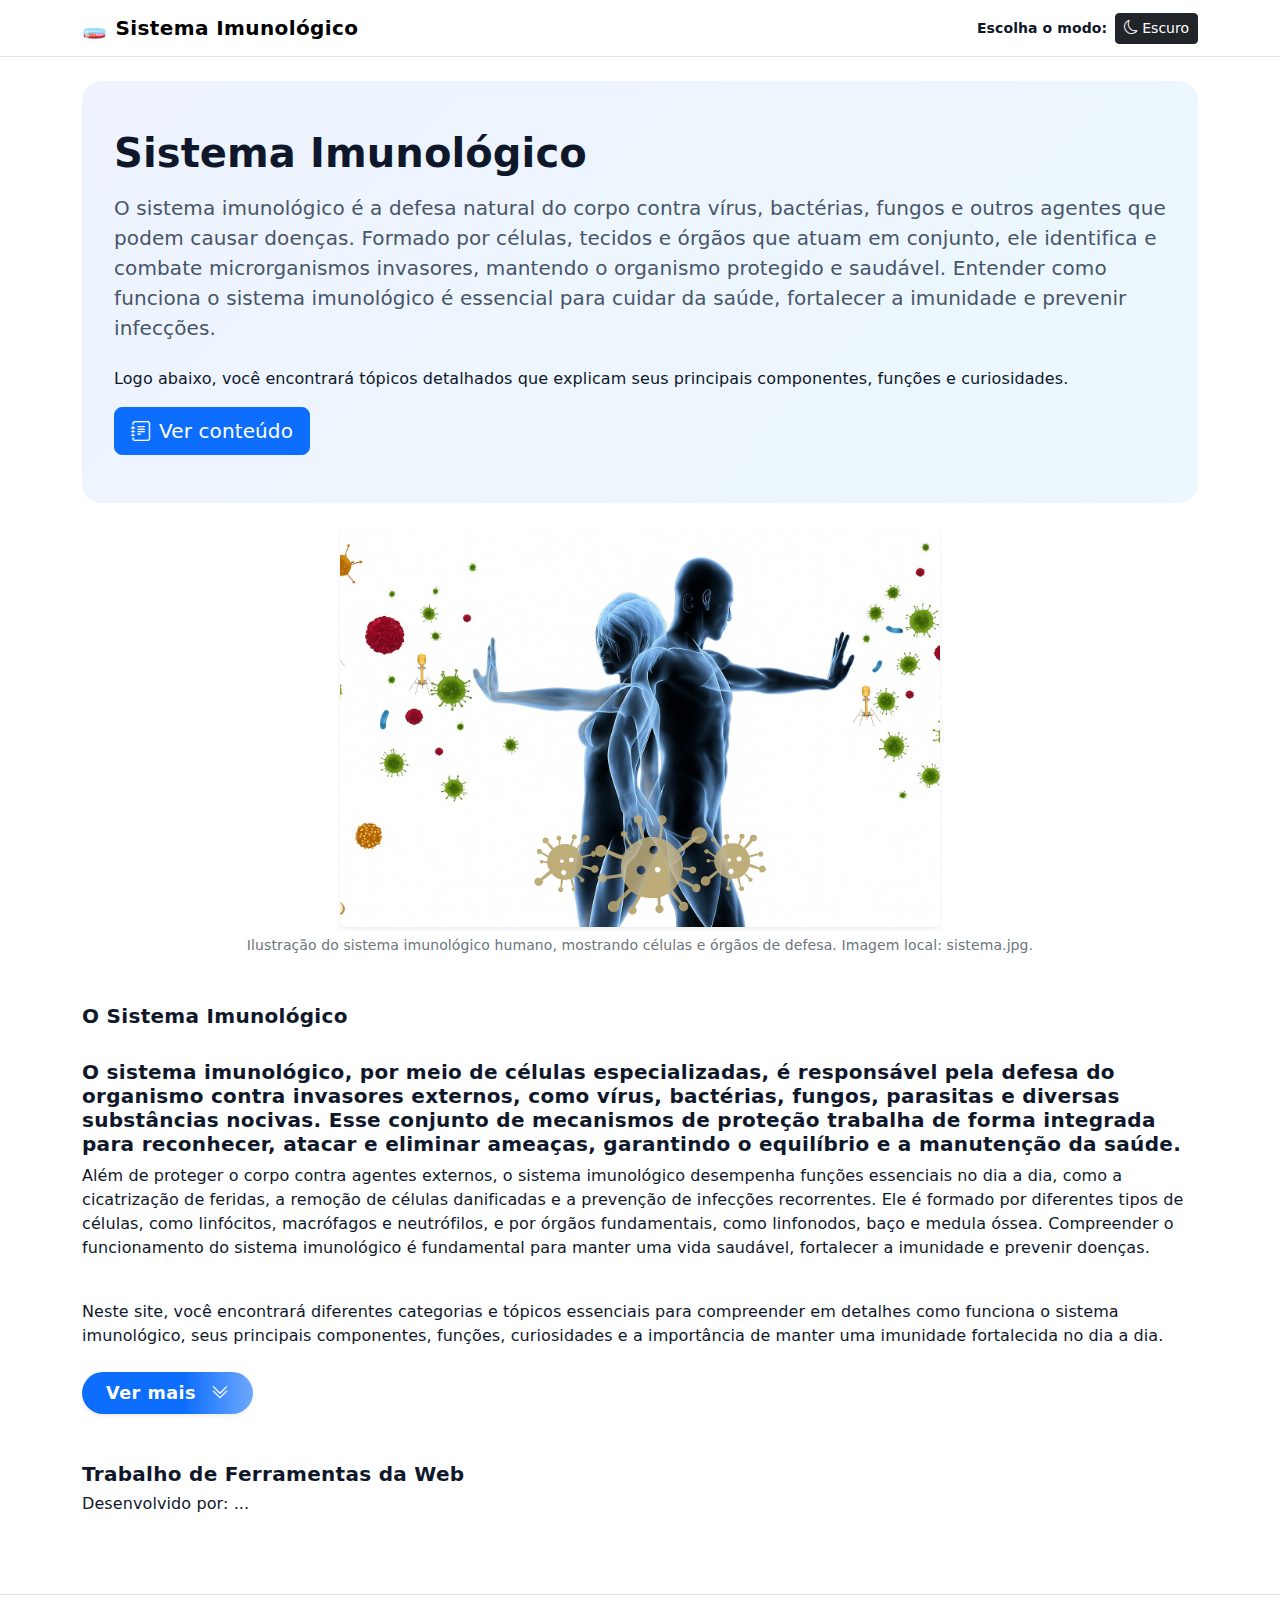
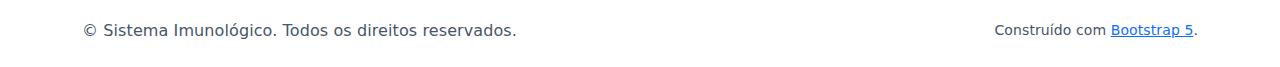
<file: index.html>
<!doctype html>
<html lang="pt-br">

<head>
  <meta charset="utf-8">
  <meta name="viewport" content="width=device-width, initial-scale=1">
  <title>Sistema Imunológico — Versão Profissional (Ver Mais incluído)</title>
  <meta name="description" content="Conteúdo organizado e responsivo sobre o sistema imunológico, com Bootstrap 5.">
  <link href="https://cdn.jsdelivr.net/npm/bootstrap@5.3.3/dist/css/bootstrap.min.css" rel="stylesheet">
  <link rel="stylesheet" href="https://cdn.jsdelivr.net/npm/bootstrap-icons@1.11.3/font/bootstrap-icons.min.css">
  <link href="./styles.css" rel="stylesheet">
</head>

<body>
  <nav class="navbar navbar-expand-lg border-bottom sticky-top">
    <div class="container">
      <a class="navbar-brand d-flex align-items-center gap-2" href="#top">
        <span class="fs-5">🧫</span>
        <span>Sistema Imunológico</span>
      </a>
      <button class="navbar-toggler" type="button" data-bs-toggle="collapse" data-bs-target="#navbarContent"
        aria-controls="navbarContent" aria-expanded="false" aria-label="Alternar navegação">
        <span class="navbar-toggler-icon"></span>
      </button>
      <div class="collapse navbar-collapse justify-content-end" id="navbarContent">
        <div class="d-flex align-items-center ms-3" id="modo-navbar">
          <span class="fw-semibold small me-2">Escolha o modo:</span>
          <button id="cor_preta" class="btn btn-dark btn-sm d-inline-flex align-items-center gap-1"
            style="display:none;">
            <i class="bi bi-moon"></i> Escuro
          </button>
          <button id="cor_branco" class="btn btn-light btn-sm d-inline-flex align-items-center gap-1 border"
            style="display:none;">
            <i class="bi bi-brightness-high"></i> Claro
          </button>
        </div>
      </div>
    </div>
  </nav>

  <header class="container my-4">
    <div class="hero">
      <div class="d-flex flex-column flex-md-row align-items-md-center justify-content-between g-4">
        <div class="">
          <h1 class="display-6 fw-bold mb-3">Sistema Imunológico</h1>
          <p class="lead mb-4">O sistema imunológico é a defesa natural do corpo contra vírus, bactérias, fungos e
            outros agentes que podem causar doenças. Formado por células, tecidos e órgãos que atuam em conjunto, ele
            identifica e combate microrganismos invasores, mantendo o organismo protegido e saudável. Entender como
            funciona o sistema imunológico é essencial para cuidar da saúde, fortalecer a imunidade e prevenir
            infecções.</p>
          <p>Logo abaixo, você encontrará tópicos detalhados que explicam seus principais componentes, funções e
            curiosidades.</p>
          <div class="d-flex gap-2">
            <a href="#conteudo" class="btn btn-primary btn-lg"><i class="bi bi-journal-text me-2"></i>Ver conteúdo</a>
          </div>
        </div>
      </div>
    </div>
  </header>

  <figure class="container text-center my-4" id="fig-sistema">
    <img src="assets/sistema.jpg" alt="Ilustração do sistema imunológico humano, destacando células e órgãos de defesa"
      class="img-fluid rounded shadow-sm" style="width:600px; height:400px; object-fit:cover;">
    <figcaption class="mt-2 text-secondary small">Ilustração do sistema imunológico humano, mostrando células e órgãos
      de defesa. Imagem local: sistema.jpg.</figcaption>
  </figure>

  <section class="container my-5" id="conteudo">
    <div class="row">
      <main class="col-12">
        <section id="sec-0" >
          <h2 class="h5 section-title">O Sistema Imunológico</h2>
          <div class="section-summary"></div>
        </section>
        <section id="sec-1" class="py-4">
          <h3 class="h5 section-title">
            O sistema imunológico, por meio de células especializadas, é responsável pela defesa do organismo contra
            invasores
            externos, como vírus, bactérias, fungos, parasitas e diversas substâncias nocivas. Esse conjunto de
            mecanismos de
            proteção trabalha de forma integrada para reconhecer, atacar e eliminar ameaças, garantindo o equilíbrio e a
            manutenção da saúde.
          </h3>

          <p>
            Além de proteger o corpo contra agentes externos, o sistema imunológico desempenha funções essenciais no dia
            a dia,
            como a cicatrização de feridas, a remoção de células danificadas e a prevenção de infecções recorrentes.
            Ele é formado por diferentes tipos de células, como linfócitos, macrófagos e neutrófilos, e por órgãos
            fundamentais,
            como linfonodos, baço e medula óssea.
            Compreender o funcionamento do sistema imunológico é fundamental para manter uma vida saudável, fortalecer a
            imunidade
            e prevenir doenças.
          </p>

          <div class="section-summary">
            <br />
            <p class="textoIntroducao">
              Neste site, você encontrará diferentes categorias e tópicos essenciais para compreender em detalhes como
              funciona o sistema imunológico, seus principais componentes, funções, curiosidades e a importância de
              manter uma imunidade fortalecida no dia a dia.
            </p>
          </div>
          <div class="collapse mt-3" id="more-sec-1">
            <div id="cards-list" class="d-flex flex-column gap-3">
              <a href="antigenos_anticorpos.html" class="text-decoration-none link-card-anim w-100"
                style="max-width:420px;">
                <div class="card shadow-sm border-0 link-card" style="opacity:0; transform:translateY(30px);">
                  <div class="card-body d-flex align-items-center gap-2">
                    <i class="bi bi-arrow-right-circle-fill fs-3 text-primary"></i>
                    <span class="fw-semibold">Antígenos e Anticorpos</span>
                  </div>
                </div>
              </a>
              <a href="celulas.html" class="text-decoration-none link-card-anim w-100" style="max-width:420px;">
                <div class="card shadow-sm border-0 link-card" style="opacity:0; transform:translateY(30px);">
                  <div class="card-body d-flex align-items-center gap-2">
                    <i class="bi bi-arrow-right-circle-fill fs-3 text-success"></i>
                    <span class="fw-semibold">Células</span>
                  </div>
                </div>
              </a>
              <a href="orgaos.html" class="text-decoration-none link-card-anim w-100" style="max-width:420px;">
                <div class="card shadow-sm border-0 link-card" style="opacity:0; transform:translateY(30px);">
                  <div class="card-body d-flex align-items-center gap-2">
                    <i class="bi bi-arrow-right-circle-fill fs-3 text-warning"></i>
                    <span class="fw-semibold">Órgãos</span>
                  </div>
                </div>
              </a>
              <a href="imunizacao.html" class="text-decoration-none link-card-anim w-100" style="max-width:420px;">
                <div class="card shadow-sm border-0 link-card" style="opacity:0; transform:translateY(30px);">
                  <div class="card-body d-flex align-items-center gap-2">
                    <i class="bi bi-arrow-right-circle-fill fs-3 text-danger"></i>
                    <span class="fw-semibold">Imunização</span>
                  </div>
                </div>
              </a>
              <a href="sistema_acao.html" class="text-decoration-none link-card-anim w-100" style="max-width:420px;">
                <div class="card shadow-sm border-0 link-card" style="opacity:0; transform:translateY(30px);">
                  <div class="card-body d-flex align-items-center gap-2">
                    <i class="bi bi-arrow-right-circle-fill fs-3 text-info"></i>
                    <span class="fw-semibold">O sistema em ação</span>
                  </div>
                </div>
              </a>
            </div>
          </div>
          <button class="btn btn-vermais mt-2 px-4 py-2 fw-semibold shadow-sm" data-bs-toggle="collapse"
            data-bs-target="#more-sec-1" aria-expanded="false" aria-controls="more-sec-1" id="btn-vermais-anim"
            style="transition:margin-top 0.3s;">
            <span class="me-2">Ver mais</span> <i class="bi bi-chevron-double-down" id="icon-vermais"></i>
          </button>
        </section>
        <section id="sec-2" class="py-4">
          <h3 class="h5 section-title">Trabalho de Ferramentas da Web</h3>
          <div class="section-summary">
            <h6>Desenvolvido por: ...</h6>
          </div>
        </section>

      </main>

    </div>
  </section>

  <footer class="border-top py-4 mt-5">
    <div class="container d-flex flex-column flex-md-row justify-content-between align-items-center gap-2">
      <p class="mb-0">&copy; Sistema Imunológico. Todos os direitos reservados.</p>
      <p class="mb-0 small">Construído com <a href="https://getbootstrap.com/" class="link-primary">Bootstrap 5</a>.</p>
    </div>
  </footer>
  <script src="https://cdn.jsdelivr.net/npm/bootstrap@5.3.3/dist/js/bootstrap.bundle.min.js"></script>
  <script src="./script.js"></script>
</body>

</html>
</file>
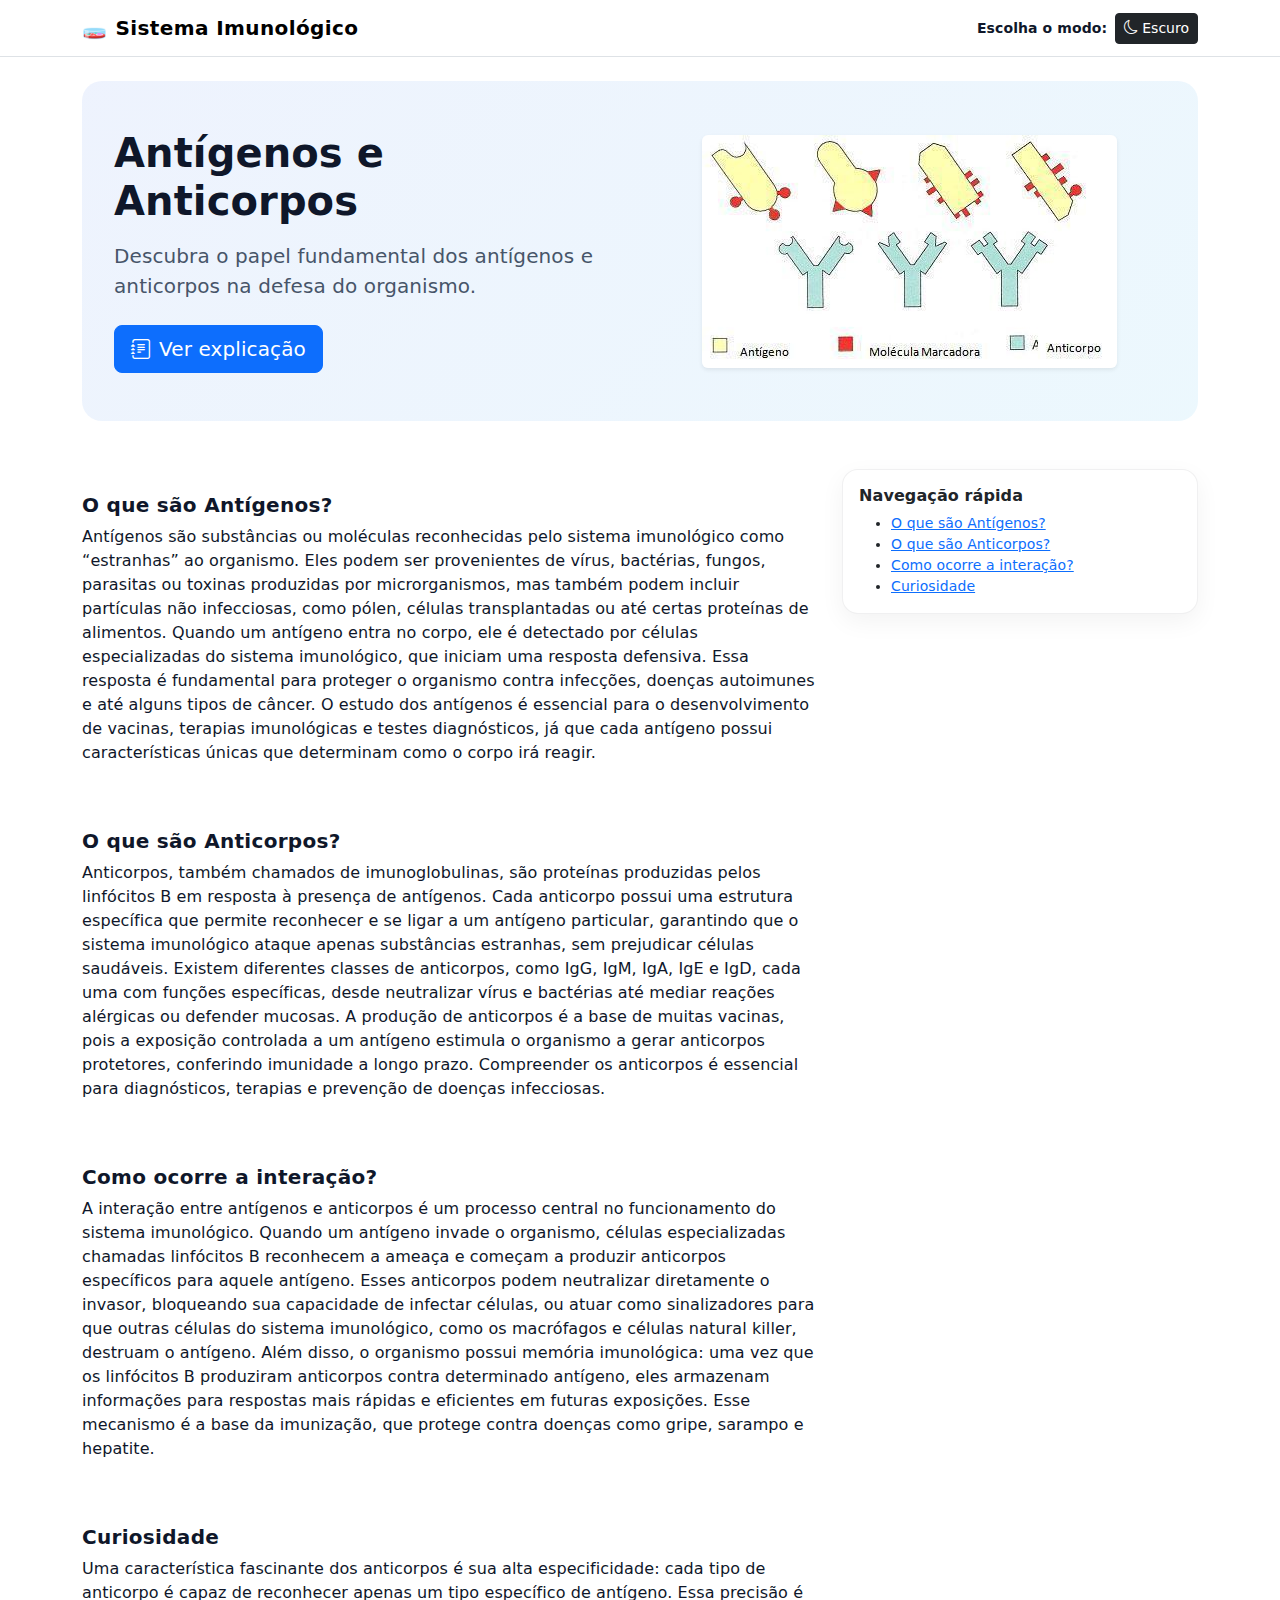
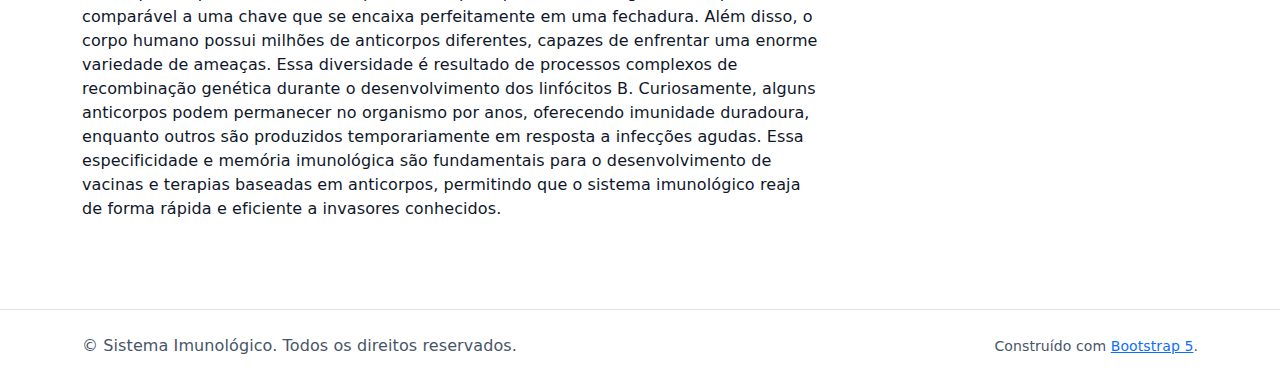
<file: antigenos_anticorpos.html>
<!doctype html>
<html lang="pt-br">

<head>
    <meta charset="utf-8">
    <meta name="viewport" content="width=device-width, initial-scale=1">
    <title>Antígenos e Anticorpos — Sistema Imunológico</title>
    <link href="https://cdn.jsdelivr.net/npm/bootstrap@5.3.3/dist/css/bootstrap.min.css" rel="stylesheet">
    <link rel="stylesheet" href="https://cdn.jsdelivr.net/npm/bootstrap-icons@1.11.3/font/bootstrap-icons.min.css">
    <link href="./styles.css" rel="stylesheet">
</head>

<body>
    <nav class="navbar navbar-expand-lg border-bottom sticky-top">
        <div class="container d-flex justify-content-between align-items-center">
            <a class="navbar-brand d-flex align-items-center gap-2" href="index.html">
                <span class="fs-5">🧫</span>
                <span>Sistema Imunológico</span>
            </a>
            <div class="d-flex align-items-center" id="modo-navbar">
                <span class="fw-semibold small me-2">Escolha o modo:</span>
                <button id="cor_preta" class="btn btn-dark btn-sm d-inline-flex align-items-center gap-1"
                    style="display:none;">
                    <i class="bi bi-moon"></i> Escuro
                </button>
                <button id="cor_branco" class="btn btn-light btn-sm d-inline-flex align-items-center gap-1 border"
                    style="display:none;">
                    <i class="bi bi-brightness-high"></i> Claro
                </button>
            </div>
        </div>
    </nav>

    <header class="container my-4">
        <div class="hero">
            <div class="row align-items-center g-4">
                <div class="col-lg-6">
                    <h1 class="display-6 fw-bold mb-3">Antígenos e Anticorpos</h1>
                    <p class="lead mb-4">Descubra o papel fundamental dos antígenos e anticorpos na defesa do organismo.
                    </p>
                    <div class="d-flex gap-2">
                        <a href="#conteudo" class="btn btn-primary btn-lg"><i class="bi bi-journal-text me-2"></i>Ver
                            explicação</a>
                    </div>
                </div>
                <div class="col-lg-6 text-center">
                    <img class='img-fluid rounded shadow-sm' src='assets/antigenos-e-anticorpos.png'
                        alt='Antígenos e Anticorpos'>
                </div>
            </div>
        </div>
    </header>

    <section class="container my-5" id="conteudo">
        <div class="row">
            <main class="col-lg-8">
                <section id="antigenos" class="py-4">
                    <h3 class="h5 section-title">O que são Antígenos?</h3>
                    <div class="section-summary">
                        <p>Antígenos são substâncias ou moléculas reconhecidas pelo sistema imunológico como “estranhas”
                            ao organismo. Eles podem ser provenientes de vírus, bactérias, fungos, parasitas ou toxinas
                            produzidas por microrganismos, mas também podem incluir partículas não infecciosas, como
                            pólen, células transplantadas ou até certas proteínas de alimentos. Quando um antígeno entra
                            no corpo, ele é detectado por células especializadas do sistema imunológico, que iniciam uma
                            resposta defensiva. Essa resposta é fundamental para proteger o organismo contra infecções,
                            doenças autoimunes e até alguns tipos de câncer. O estudo dos antígenos é essencial para o
                            desenvolvimento de vacinas, terapias imunológicas e testes diagnósticos, já que cada
                            antígeno possui características únicas que determinam como o corpo irá reagir.</p>
                    </div>
                </section>

                <section id="anticorpos" class="py-4">
                    <h3 class="h5 section-title">O que são Anticorpos?</h3>
                    <div class="section-summary">
                        <p>Anticorpos, também chamados de imunoglobulinas, são proteínas produzidas pelos linfócitos B
                            em resposta à presença de antígenos. Cada anticorpo possui uma estrutura específica que
                            permite reconhecer e se ligar a um antígeno particular, garantindo que o sistema imunológico
                            ataque apenas substâncias estranhas, sem prejudicar células saudáveis. Existem diferentes
                            classes de anticorpos, como IgG, IgM, IgA, IgE e IgD, cada uma com funções específicas,
                            desde neutralizar vírus e bactérias até mediar reações alérgicas ou defender mucosas. A
                            produção de anticorpos é a base de muitas vacinas, pois a exposição controlada a um antígeno
                            estimula o organismo a gerar anticorpos protetores, conferindo imunidade a longo prazo.
                            Compreender os anticorpos é essencial para diagnósticos, terapias e prevenção de doenças
                            infecciosas.</p>
                    </div>
                </section>

                <section id="interacao" class="py-4">
                    <h3 class="h5 section-title">Como ocorre a interação?</h3>
                    <div class="section-summary">
                        <p>A interação entre antígenos e anticorpos é um processo central no funcionamento do sistema
                            imunológico. Quando um antígeno invade o organismo, células especializadas chamadas
                            linfócitos B reconhecem a ameaça e começam a produzir anticorpos específicos para aquele
                            antígeno. Esses anticorpos podem neutralizar diretamente o invasor, bloqueando sua
                            capacidade de infectar células, ou atuar como sinalizadores para que outras células do
                            sistema imunológico, como os macrófagos e células natural killer, destruam o antígeno. Além
                            disso, o organismo possui memória imunológica: uma vez que os linfócitos B produziram
                            anticorpos contra determinado antígeno, eles armazenam informações para respostas mais
                            rápidas e eficientes em futuras exposições. Esse mecanismo é a base da imunização, que
                            protege contra doenças como gripe, sarampo e hepatite.</p>
                    </div>
                </section>

                <section id="curiosidade" class="py-4">
                    <h3 class="h5 section-title">Curiosidade</h3>
                    <div class="section-summary">
                        <p>Uma característica fascinante dos anticorpos é sua alta especificidade: cada tipo de
                            anticorpo é capaz de reconhecer apenas um tipo específico de antígeno. Essa precisão é
                            comparável a uma chave que se encaixa perfeitamente em uma fechadura. Além disso, o corpo
                            humano possui milhões de anticorpos diferentes, capazes de enfrentar uma enorme variedade de
                            ameaças. Essa diversidade é resultado de processos complexos de recombinação genética
                            durante o desenvolvimento dos linfócitos B. Curiosamente, alguns anticorpos podem permanecer
                            no organismo por anos, oferecendo imunidade duradoura, enquanto outros são produzidos
                            temporariamente em resposta a infecções agudas. Essa especificidade e memória imunológica
                            são fundamentais para o desenvolvimento de vacinas e terapias baseadas em anticorpos,
                            permitindo que o sistema imunológico reaja de forma rápida e eficiente a invasores
                            conhecidos.</p>
                    </div>
                </section>
            </main>

            <aside class="col-lg-4">
                <div class="card mb-3">
                    <div class="card-body">
                        <h3 class="h6 fw-bold">Navegação rápida</h3>
                        <ul class="small mb-0">
                            <li><a href="#antigenos">O que são Antígenos?</a></li>
                            <li><a href="#anticorpos">O que são Anticorpos?</a></li>
                            <li><a href="#interacao">Como ocorre a interação?</a></li>
                            <li><a href="#curiosidade">Curiosidade</a></li>
                        </ul>
                    </div>
                </div>
            </aside>

        </div>
    </section>

    <footer class="border-top py-4 mt-5">
        <div class="container d-flex flex-column flex-md-row justify-content-between align-items-center gap-2">
            <p class="mb-0">&copy; Sistema Imunológico. Todos os direitos reservados.</p>
            <p class="mb-0 small">Construído com <a href="https://getbootstrap.com/" class="link-primary">Bootstrap
                    5</a>.</p>
        </div>
    </footer>


    <script src="https://cdn.jsdelivr.net/npm/bootstrap@5.3.3/dist/js/bootstrap.bundle.min.js"></script>
    <script src="./script.js"></script>
</body>

</html>
</file>
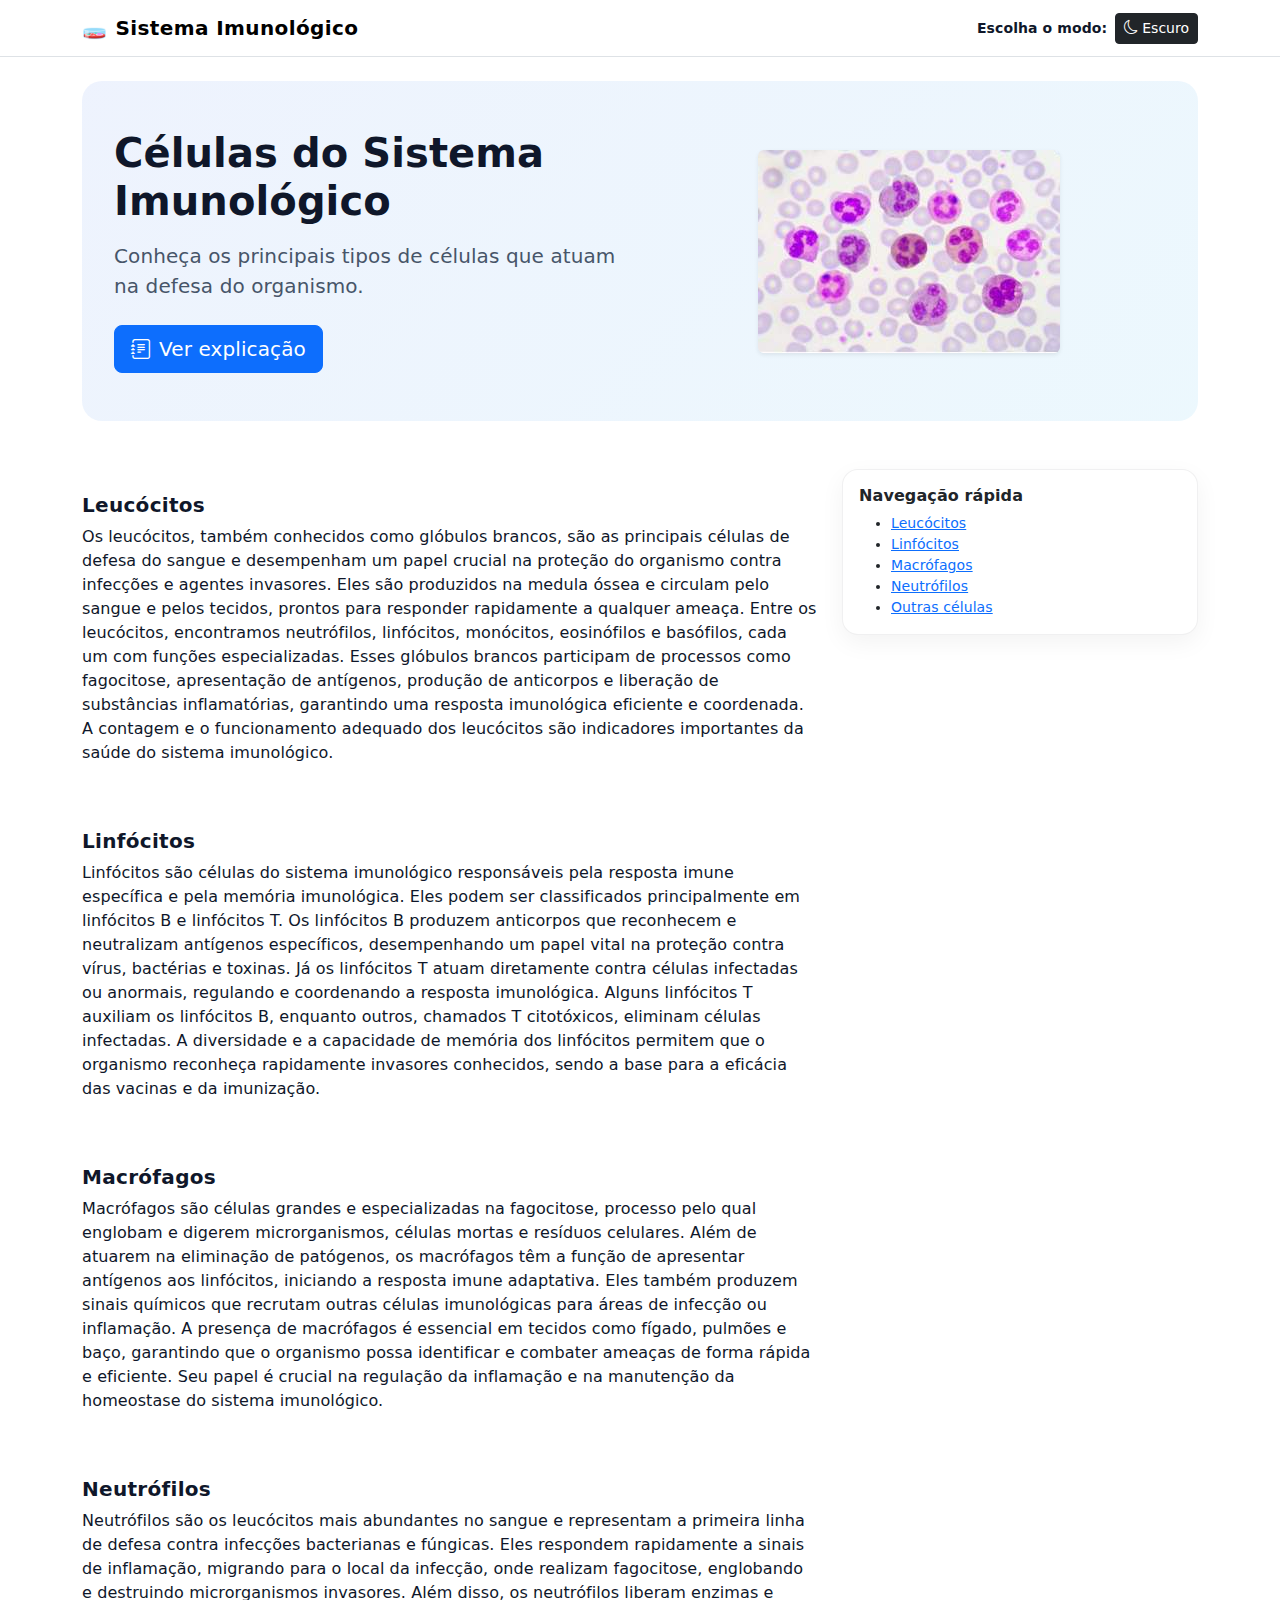
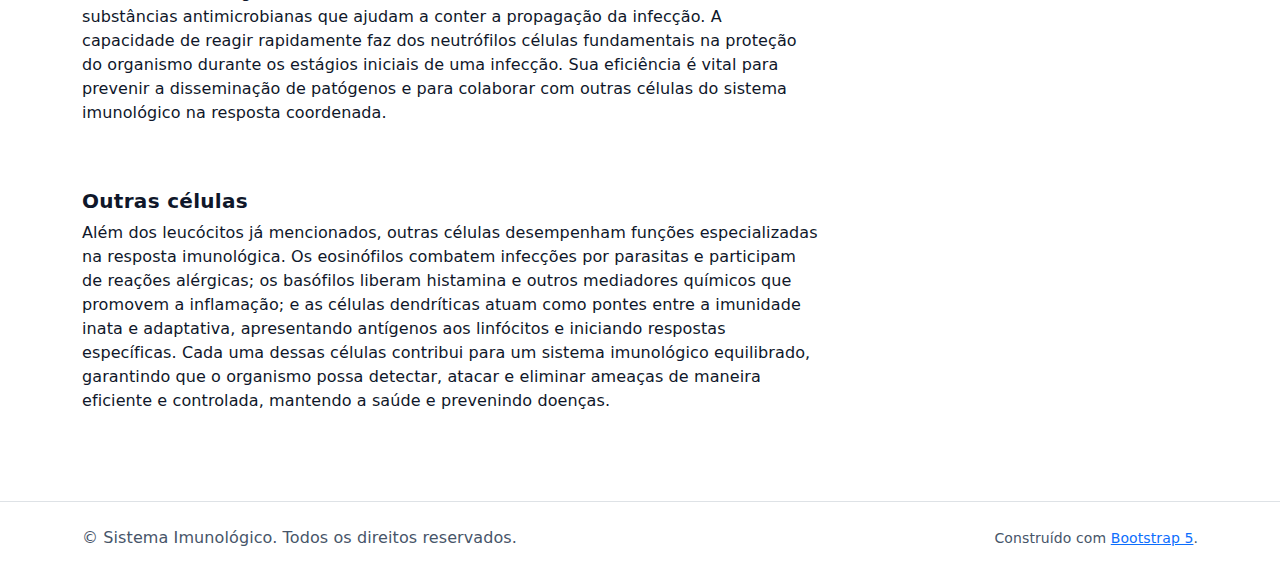
<file: celulas.html>
<!doctype html>
<html lang="pt-br">

<head>
    <meta charset="utf-8">
    <meta name="viewport" content="width=device-width, initial-scale=1">
    <title>Células — Sistema Imunológico</title>
    <link href="https://cdn.jsdelivr.net/npm/bootstrap@5.3.3/dist/css/bootstrap.min.css" rel="stylesheet">
    <link rel="stylesheet" href="https://cdn.jsdelivr.net/npm/bootstrap-icons@1.11.3/font/bootstrap-icons.min.css">
    <link href="./styles.css" rel="stylesheet">
</head>

<body>
    <nav class="navbar navbar-expand-lg border-bottom sticky-top">
        <div class="container d-flex justify-content-between align-items-center">
            <a class="navbar-brand d-flex align-items-center gap-2" href="index.html">
                <span class="fs-5">🧫</span>
                <span>Sistema Imunológico</span>
            </a>
            <div class="d-flex align-items-center" id="modo-navbar">
                <span class="fw-semibold small me-2">Escolha o modo:</span>
                <button id="cor_preta" class="btn btn-dark btn-sm d-inline-flex align-items-center gap-1"
                    style="display:none;">
                    <i class="bi bi-moon"></i> Escuro
                </button>
                <button id="cor_branco" class="btn btn-light btn-sm d-inline-flex align-items-center gap-1 border"
                    style="display:none;">
                    <i class="bi bi-brightness-high"></i> Claro
                </button>
            </div>
        </div>
    </nav>

    <header class="container my-4">
        <div class="hero">
            <div class="row align-items-center g-4">
                <div class="col-lg-6">
                    <h1 class="display-6 fw-bold mb-3">Células do Sistema Imunológico</h1>
                    <p class="lead mb-4">Conheça os principais tipos de células que atuam na defesa do organismo.</p>
                    <div class="d-flex gap-2">
                        <a href="#conteudo" class="btn btn-primary btn-lg"><i class="bi bi-journal-text me-2"></i>Ver
                            explicação</a>
                    </div>
                </div>
                <div class="col-lg-6 text-center">
                    <img class='img-fluid rounded shadow-sm' src='assets/leucocitos.png'
                        alt='Células do Sistema Imunológico'>
                </div>
            </div>
        </div>
    </header>

    <section class="container my-5" id="conteudo">
        <div class="row">
            <main class="col-lg-8">
                <section id="leucocitos" class="py-4">
                    <h3 class="h5 section-title">Leucócitos</h3>
                    <div class="section-summary">
                        <p>Os leucócitos, também conhecidos como glóbulos brancos, são as principais células de defesa
                            do sangue e desempenham um papel crucial na proteção do organismo contra infecções e agentes
                            invasores. Eles são produzidos na medula óssea e circulam pelo sangue e pelos tecidos,
                            prontos para responder rapidamente a qualquer ameaça. Entre os leucócitos, encontramos
                            neutrófilos, linfócitos, monócitos, eosinófilos e basófilos, cada um com funções
                            especializadas. Esses glóbulos brancos participam de processos como fagocitose, apresentação
                            de antígenos, produção de anticorpos e liberação de substâncias inflamatórias, garantindo
                            uma resposta imunológica eficiente e coordenada. A contagem e o funcionamento adequado dos
                            leucócitos são indicadores importantes da saúde do sistema imunológico.</p>
                    </div>
                </section>

                <section id="linfocitos" class="py-4">
                    <h3 class="h5 section-title">Linfócitos</h3>
                    <div class="section-summary">
                        <p>Linfócitos são células do sistema imunológico responsáveis pela resposta imune específica e
                            pela memória imunológica. Eles podem ser classificados principalmente em linfócitos B e
                            linfócitos T. Os linfócitos B produzem anticorpos que reconhecem e neutralizam antígenos
                            específicos, desempenhando um papel vital na proteção contra vírus, bactérias e toxinas. Já
                            os linfócitos T atuam diretamente contra células infectadas ou anormais, regulando e
                            coordenando a resposta imunológica. Alguns linfócitos T auxiliam os linfócitos B, enquanto
                            outros, chamados T citotóxicos, eliminam células infectadas. A diversidade e a capacidade de
                            memória dos linfócitos permitem que o organismo reconheça rapidamente invasores conhecidos,
                            sendo a base para a eficácia das vacinas e da imunização.</p>
                    </div>
                </section>

                <section id="macrofagos" class="py-4">
                    <h3 class="h5 section-title">Macrófagos</h3>
                    <div class="section-summary">
                        <p>Macrófagos são células grandes e especializadas na fagocitose, processo pelo qual englobam e
                            digerem microrganismos, células mortas e resíduos celulares. Além de atuarem na eliminação
                            de patógenos, os macrófagos têm a função de apresentar antígenos aos linfócitos, iniciando a
                            resposta imune adaptativa. Eles também produzem sinais químicos que recrutam outras células
                            imunológicas para áreas de infecção ou inflamação. A presença de macrófagos é essencial em
                            tecidos como fígado, pulmões e baço, garantindo que o organismo possa identificar e combater
                            ameaças de forma rápida e eficiente. Seu papel é crucial na regulação da inflamação e na
                            manutenção da homeostase do sistema imunológico.</p>
                    </div>
                </section>

                <section id="neutrofilos" class="py-4">
                    <h3 class="h5 section-title">Neutrófilos</h3>
                    <div class="section-summary">
                        <p>Neutrófilos são os leucócitos mais abundantes no sangue e representam a primeira linha de
                            defesa contra infecções bacterianas e fúngicas. Eles respondem rapidamente a sinais de
                            inflamação, migrando para o local da infecção, onde realizam fagocitose, englobando e
                            destruindo microrganismos invasores. Além disso, os neutrófilos liberam enzimas e
                            substâncias antimicrobianas que ajudam a conter a propagação da infecção. A capacidade de
                            reagir rapidamente faz dos neutrófilos células fundamentais na proteção do organismo durante
                            os estágios iniciais de uma infecção. Sua eficiência é vital para prevenir a disseminação de
                            patógenos e para colaborar com outras células do sistema imunológico na resposta coordenada.
                        </p>
                    </div>
                </section>

                <section id="outras-celulas" class="py-4">
                    <h3 class="h5 section-title">Outras células</h3>
                    <div class="section-summary">
                        <p>Além dos leucócitos já mencionados, outras células desempenham funções especializadas na
                            resposta imunológica. Os eosinófilos combatem infecções por parasitas e participam de
                            reações alérgicas; os basófilos liberam histamina e outros mediadores químicos que promovem
                            a inflamação; e as células dendríticas atuam como pontes entre a imunidade inata e
                            adaptativa, apresentando antígenos aos linfócitos e iniciando respostas específicas. Cada
                            uma dessas células contribui para um sistema imunológico equilibrado, garantindo que o
                            organismo possa detectar, atacar e eliminar ameaças de maneira eficiente e controlada,
                            mantendo a saúde e prevenindo doenças.</p>
                    </div>
                </section>
            </main>

            <aside class="col-lg-4">
                <div class="card mb-3">
                    <div class="card-body">
                        <h3 class="h6 fw-bold">Navegação rápida</h3>
                        <ul class="small mb-0">
                            <li><a href="#leucocitos">Leucócitos</a></li>
                            <li><a href="#linfocitos">Linfócitos</a></li>
                            <li><a href="#macrofagos">Macrófagos</a></li>
                            <li><a href="#neutrofilos">Neutrófilos</a></li>
                            <li><a href="#outras-celulas">Outras células</a></li>
                        </ul>
                    </div>
                </div>
            </aside>

        </div>
    </section>

    <footer class="border-top py-4 mt-5">
        <div class="container d-flex flex-column flex-md-row justify-content-between align-items-center gap-2">
            <p class="mb-0">&copy; Sistema Imunológico. Todos os direitos reservados.</p>
            <p class="mb-0 small">Construído com <a href="https://getbootstrap.com/" class="link-primary">Bootstrap
                    5</a>.</p>
        </div>
    </footer>


    <script src="https://cdn.jsdelivr.net/npm/bootstrap@5.3.3/dist/js/bootstrap.bundle.min.js"></script>
    <script src="./script.js"></script>
    
</body>

</html>
</file>
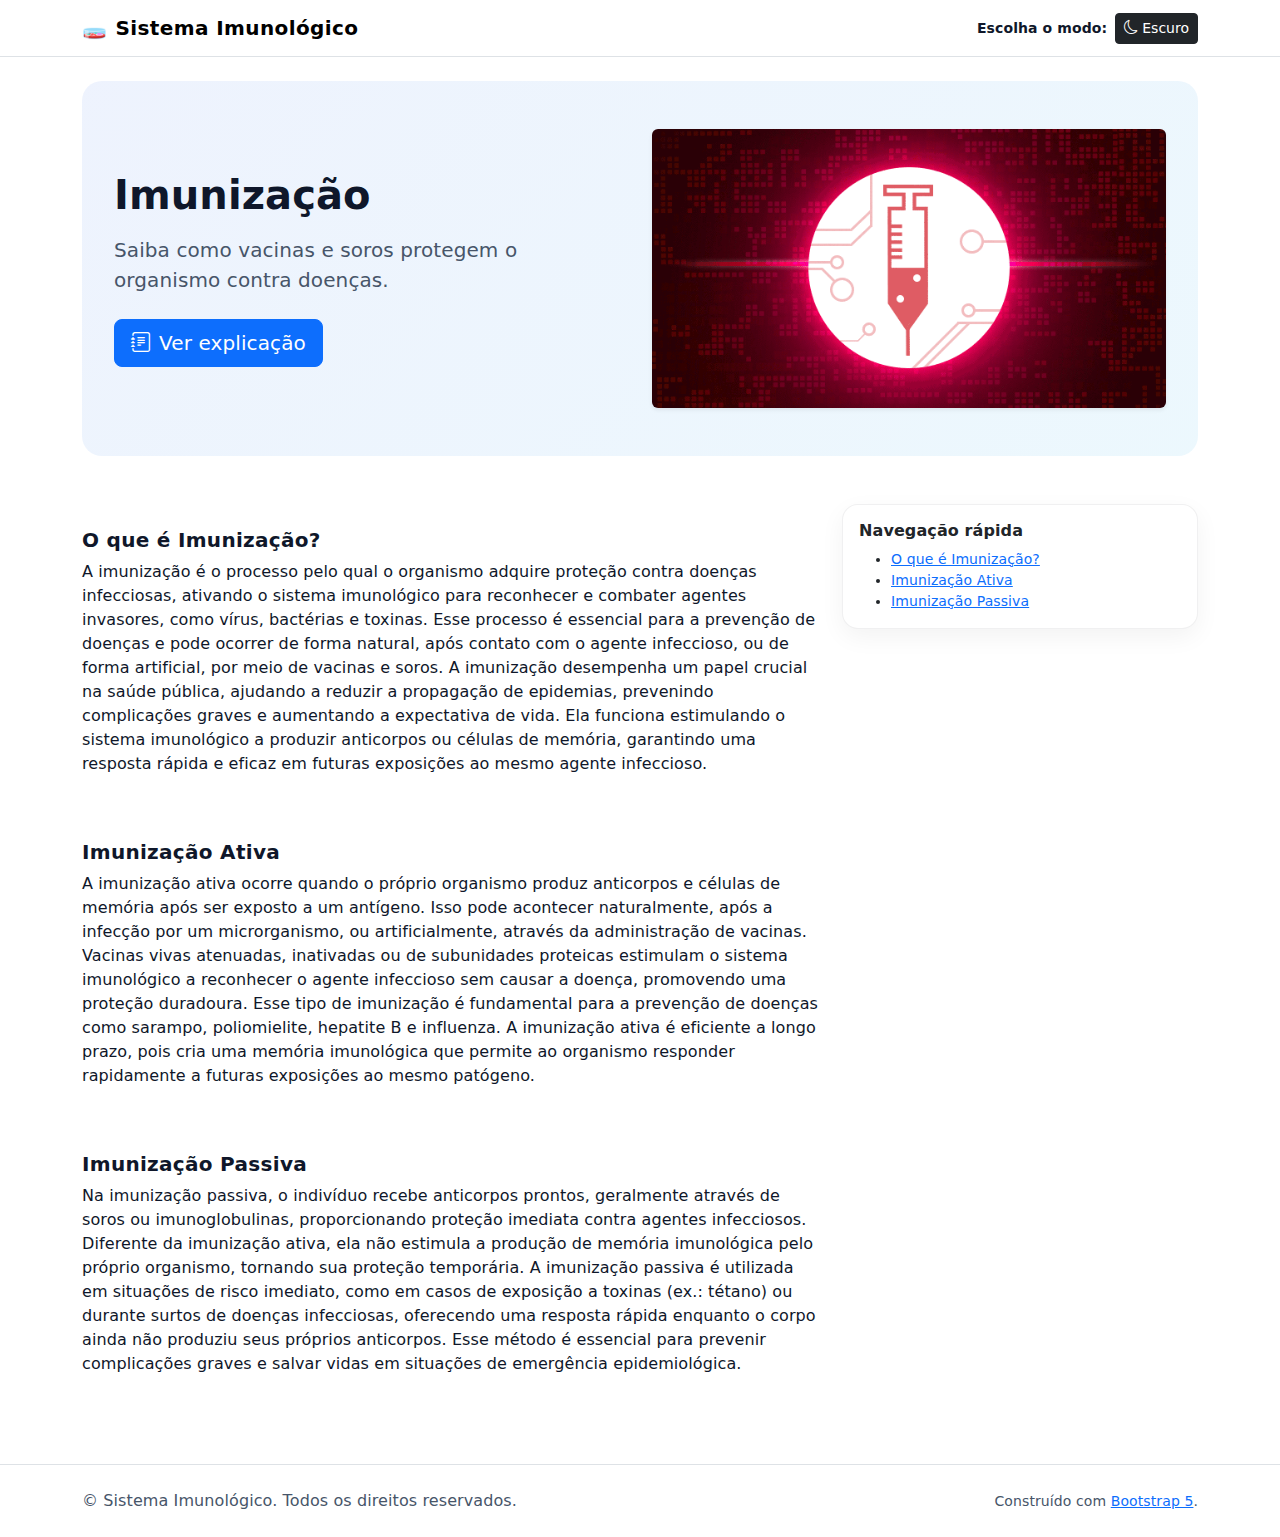
<file: imunizacao.html>
<!doctype html>
<html lang="pt-br">

<head>
    <meta charset="utf-8">
    <meta name="viewport" content="width=device-width, initial-scale=1">
    <title>Imunização — Sistema Imunológico</title>
    <link href="https://cdn.jsdelivr.net/npm/bootstrap@5.3.3/dist/css/bootstrap.min.css" rel="stylesheet">
    <link rel="stylesheet" href="https://cdn.jsdelivr.net/npm/bootstrap-icons@1.11.3/font/bootstrap-icons.min.css">
    <link href="./styles.css" rel="stylesheet">
</head>

<body>
    <nav class="navbar navbar-expand-lg border-bottom sticky-top">
        <div class="container d-flex justify-content-between align-items-center">
            <a class="navbar-brand d-flex align-items-center gap-2" href="index.html">
                <span class="fs-5">🧫</span>
                <span>Sistema Imunológico</span>
            </a>
            <div class="d-flex align-items-center" id="modo-navbar">
                <span class="fw-semibold small me-2">Escolha o modo:</span>
                <button id="cor_preta" class="btn btn-dark btn-sm d-inline-flex align-items-center gap-1"
                    style="display:none;">
                    <i class="bi bi-moon"></i> Escuro
                </button>
                <button id="cor_branco" class="btn btn-light btn-sm d-inline-flex align-items-center gap-1 border"
                    style="display:none;">
                    <i class="bi bi-brightness-high"></i> Claro
                </button>
            </div>
        </div>
    </nav>

    <header class="container my-4">
        <div class="hero">
            <div class="row align-items-center g-4">
                <div class="col-lg-6">
                    <h1 class="display-6 fw-bold mb-3">Imunização</h1>
                    <p class="lead mb-4">Saiba como vacinas e soros protegem o organismo contra doenças.</p>
                    <div class="d-flex gap-2">
                        <a href="#conteudo" class="btn btn-primary btn-lg"><i class="bi bi-journal-text me-2"></i>Ver
                            explicação</a>
                    </div>
                </div>
                <div class="col-lg-6 text-center">
                    <img class='img-fluid rounded shadow-sm' src='assets/imunizacao.gif' alt='Imunização'>
                </div>
            </div>
        </div>
    </header>

    <section class="container my-5" id="conteudo">
        <div class="row">
            <main class="col-lg-8">
    <section id="imunizacao" class="py-4">
        <h3 class="h5 section-title">O que é Imunização?</h3>
        <div class="section-summary">
            <p>A imunização é o processo pelo qual o organismo adquire proteção contra doenças infecciosas, ativando o sistema imunológico para reconhecer e combater agentes invasores, como vírus, bactérias e toxinas. Esse processo é essencial para a prevenção de doenças e pode ocorrer de forma natural, após contato com o agente infeccioso, ou de forma artificial, por meio de vacinas e soros. A imunização desempenha um papel crucial na saúde pública, ajudando a reduzir a propagação de epidemias, prevenindo complicações graves e aumentando a expectativa de vida. Ela funciona estimulando o sistema imunológico a produzir anticorpos ou células de memória, garantindo uma resposta rápida e eficaz em futuras exposições ao mesmo agente infeccioso.</p>
        </div>
    </section>

    <section id="imunizacao-ativa" class="py-4">
        <h3 class="h5 section-title">Imunização Ativa</h3>
        <div class="section-summary">
            <p>A imunização ativa ocorre quando o próprio organismo produz anticorpos e células de memória após ser exposto a um antígeno. Isso pode acontecer naturalmente, após a infecção por um microrganismo, ou artificialmente, através da administração de vacinas. Vacinas vivas atenuadas, inativadas ou de subunidades proteicas estimulam o sistema imunológico a reconhecer o agente infeccioso sem causar a doença, promovendo uma proteção duradoura. Esse tipo de imunização é fundamental para a prevenção de doenças como sarampo, poliomielite, hepatite B e influenza. A imunização ativa é eficiente a longo prazo, pois cria uma memória imunológica que permite ao organismo responder rapidamente a futuras exposições ao mesmo patógeno.</p>
        </div>
    </section>

    <section id="imunizacao-passiva" class="py-4">
        <h3 class="h5 section-title">Imunização Passiva</h3>
        <div class="section-summary">
            <p>Na imunização passiva, o indivíduo recebe anticorpos prontos, geralmente através de soros ou imunoglobulinas, proporcionando proteção imediata contra agentes infecciosos. Diferente da imunização ativa, ela não estimula a produção de memória imunológica pelo próprio organismo, tornando sua proteção temporária. A imunização passiva é utilizada em situações de risco imediato, como em casos de exposição a toxinas (ex.: tétano) ou durante surtos de doenças infecciosas, oferecendo uma resposta rápida enquanto o corpo ainda não produziu seus próprios anticorpos. Esse método é essencial para prevenir complicações graves e salvar vidas em situações de emergência epidemiológica.</p>
        </div>
    </section>
</main>

<aside class="col-lg-4">
    <div class="card mb-3">
        <div class="card-body">
            <h3 class="h6 fw-bold">Navegação rápida</h3>
            <ul class="small mb-0">
                <li><a href="#imunizacao">O que é Imunização?</a></li>
                <li><a href="#imunizacao-ativa">Imunização Ativa</a></li>
                <li><a href="#imunizacao-passiva">Imunização Passiva</a></li>
            </ul>
        </div>
    </div>
</aside>

        </div>
    </section>

    <footer class="border-top py-4 mt-5">
        <div class="container d-flex flex-column flex-md-row justify-content-between align-items-center gap-2">
            <p class="mb-0">&copy; Sistema Imunológico. Todos os direitos reservados.</p>
            <p class="mb-0 small">Construído com <a href="https://getbootstrap.com/" class="link-primary">Bootstrap
                    5</a>.</p>
        </div>
    </footer>


    <script src="https://cdn.jsdelivr.net/npm/bootstrap@5.3.3/dist/js/bootstrap.bundle.min.js"></script>
    <script src="./script.js"></script>
</body>


</html>
</file>
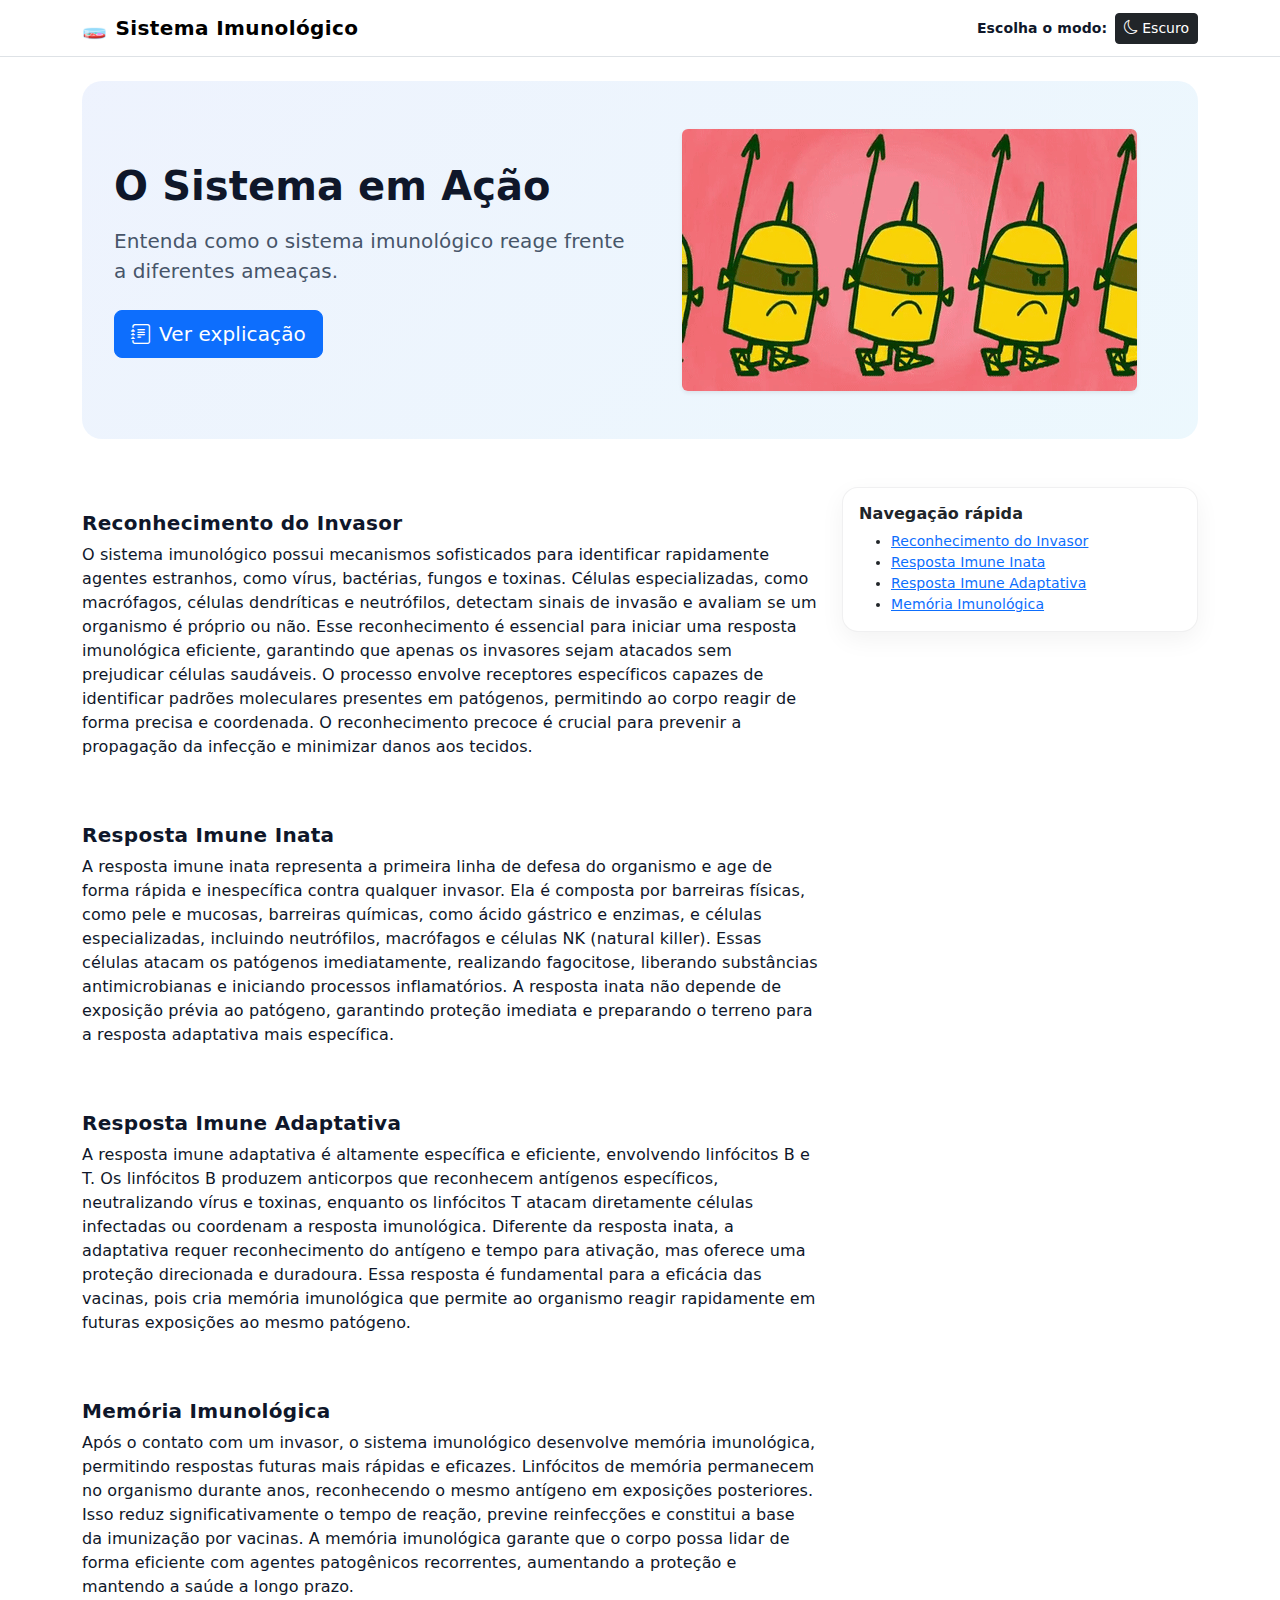
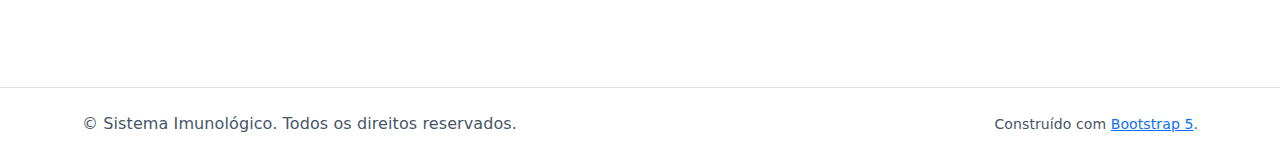
<file: sistema_acao.html>
<!doctype html>
<html lang="pt-br">

<head>
    <meta charset="utf-8">
    <meta name="viewport" content="width=device-width, initial-scale=1">
    <title>O Sistema em Ação — Sistema Imunológico</title>
    <meta name="description" content="Veja como o sistema imunológico atua na defesa do organismo.">
    <link href="https://cdn.jsdelivr.net/npm/bootstrap@5.3.3/dist/css/bootstrap.min.css" rel="stylesheet">
    <link rel="stylesheet" href="https://cdn.jsdelivr.net/npm/bootstrap-icons@1.11.3/font/bootstrap-icons.min.css">
    <link href="./styles.css" rel="stylesheet">
</head>

<body>
    <nav class="navbar navbar-expand-lg bg-white border-bottom sticky-top">
        <div class="container d-flex justify-content-between align-items-center">
            <a class="navbar-brand d-flex align-items-center gap-2" href="index.html">
                <span class="fs-5">🧫</span>
                <span>Sistema Imunológico</span>
            </a>
            <div class="d-flex align-items-center" id="modo-navbar">
                <span class="fw-semibold small me-2">Escolha o modo:</span>
                <button id="cor_preta" class="btn btn-dark btn-sm d-inline-flex align-items-center gap-1"
                    style="display:none;">
                    <i class="bi bi-moon"></i> Escuro
                </button>
                <button id="cor_branco" class="btn btn-light btn-sm d-inline-flex align-items-center gap-1 border"
                    style="display:none;">
                    <i class="bi bi-brightness-high"></i> Claro
                </button>
            </div>
        </div>
    </nav>

    <header class="container my-4">
        <div class="hero">
            <div class="row align-items-center g-4">
                <div class="col-lg-6">
                    <h1 class="display-6 fw-bold mb-3">O Sistema em Ação</h1>
                    <p class="lead mb-4">Entenda como o sistema imunológico reage frente a diferentes ameaças.</p>
                    <div class="d-flex gap-2">
                        <a href="#conteudo" class="btn btn-primary btn-lg"><i class="bi bi-journal-text me-2"></i>Ver
                            explicação</a>
                    </div>
                </div>
                <div class="col-lg-6 text-center">
                    <img class='img-fluid rounded shadow-sm' src='assets/resposta_imune.gif' alt='Sistema em ação'>
                </div>
            </div>
        </div>
    </header>

    <section class="container my-5" id="conteudo">
        <div class="row">
            <main class="col-lg-8">
                <section id="reconhecimento-invasor" class="py-4">
                    <h3 class="h5 section-title">Reconhecimento do Invasor</h3>
                    <div class="section-summary">
                        <p>O sistema imunológico possui mecanismos sofisticados para identificar rapidamente agentes
                            estranhos, como vírus, bactérias, fungos e toxinas. Células especializadas, como macrófagos,
                            células dendríticas e neutrófilos, detectam sinais de invasão e avaliam se um organismo é
                            próprio ou não. Esse reconhecimento é essencial para iniciar uma resposta imunológica
                            eficiente, garantindo que apenas os invasores sejam atacados sem prejudicar células
                            saudáveis. O processo envolve receptores específicos capazes de identificar padrões
                            moleculares presentes em patógenos, permitindo ao corpo reagir de forma precisa e
                            coordenada. O reconhecimento precoce é crucial para prevenir a propagação da infecção e
                            minimizar danos aos tecidos.</p>
                    </div>
                </section>

                <section id="resposta-inata" class="py-4">
                    <h3 class="h5 section-title">Resposta Imune Inata</h3>
                    <div class="section-summary">
                        <p>A resposta imune inata representa a primeira linha de defesa do organismo e age de forma
                            rápida e inespecífica contra qualquer invasor. Ela é composta por barreiras físicas, como
                            pele e mucosas, barreiras químicas, como ácido gástrico e enzimas, e células especializadas,
                            incluindo neutrófilos, macrófagos e células NK (natural killer). Essas células atacam os
                            patógenos imediatamente, realizando fagocitose, liberando substâncias antimicrobianas e
                            iniciando processos inflamatórios. A resposta inata não depende de exposição prévia ao
                            patógeno, garantindo proteção imediata e preparando o terreno para a resposta adaptativa
                            mais específica.</p>
                    </div>
                </section>

                <section id="resposta-adaptativa" class="py-4">
                    <h3 class="h5 section-title">Resposta Imune Adaptativa</h3>
                    <div class="section-summary">
                        <p>A resposta imune adaptativa é altamente específica e eficiente, envolvendo linfócitos B e T.
                            Os linfócitos B produzem anticorpos que reconhecem antígenos específicos, neutralizando
                            vírus e toxinas, enquanto os linfócitos T atacam diretamente células infectadas ou coordenam
                            a resposta imunológica. Diferente da resposta inata, a adaptativa requer reconhecimento do
                            antígeno e tempo para ativação, mas oferece uma proteção direcionada e duradoura. Essa
                            resposta é fundamental para a eficácia das vacinas, pois cria memória imunológica que
                            permite ao organismo reagir rapidamente em futuras exposições ao mesmo patógeno.</p>
                    </div>
                </section>

                <section id="memoria-imunologica" class="py-4">
                    <h3 class="h5 section-title">Memória Imunológica</h3>
                    <div class="section-summary">
                        <p>Após o contato com um invasor, o sistema imunológico desenvolve memória imunológica,
                            permitindo respostas futuras mais rápidas e eficazes. Linfócitos de memória permanecem no
                            organismo durante anos, reconhecendo o mesmo antígeno em exposições posteriores. Isso reduz
                            significativamente o tempo de reação, previne reinfecções e constitui a base da imunização
                            por vacinas. A memória imunológica garante que o corpo possa lidar de forma eficiente com
                            agentes patogênicos recorrentes, aumentando a proteção e mantendo a saúde a longo prazo.</p>
                    </div>
                </section>
            </main>

            <aside class="col-lg-4">
                <div class="card mb-3">
                    <div class="card-body">
                        <h3 class="h6 fw-bold">Navegação rápida</h3>
                        <ul class="small mb-0">
                            <li><a href="#reconhecimento-invasor">Reconhecimento do Invasor</a></li>
                            <li><a href="#resposta-inata">Resposta Imune Inata</a></li>
                            <li><a href="#resposta-adaptativa">Resposta Imune Adaptativa</a></li>
                            <li><a href="#memoria-imunologica">Memória Imunológica</a></li>
                        </ul>
                    </div>
                </div>
            </aside>

        </div>
    </section>

    <footer class="border-top py-4 mt-5">
        <div class="container d-flex flex-column flex-md-row justify-content-between align-items-center gap-2">
            <p class="mb-0">&copy; Sistema Imunológico. Todos os direitos reservados.</p>
            <p class="mb-0 small">Construído com <a href="https://getbootstrap.com/" class="link-primary">Bootstrap
                    5</a>.</p>
        </div>
    </footer>

    <script src="https://cdn.jsdelivr.net/npm/bootstrap@5.3.3/dist/js/bootstrap.bundle.min.js"></script>
    <script src="./script.js"></script>
</body>

</html>
</file>
<file: styles.css>
@media (max-width: 991.98px) {
  #cards-list {
    align-items: center !important;
    display: flex !important;
    flex-direction: column !important;
  }
}
/* styles.css — Tema profissional para "Sistema Imunológico"
   - Paleta suave e profissional com ênfase em legibilidade
   - Espaçamentos generosos e tipografia clara
   - Overrides mínimos do Bootstrap para manter consistência
*/
:root {
  --brand: #2563eb;
  /* Azul profissional */
  --brand-2: #0ea5e9;
  /* Azul claro */
  --ink: #0f172a;
  /* Texto principal (slate-900) */
  --muted: #475569;
  /* Texto secundário */
  --bg: #f8fafc;
  /* Fundo */
  --card: #ffffff;
  /* Cartões */
  --accent: #22c55e;
  /* Acentos (verde) */
}

html,
body {
  scroll-behavior: smooth;
}

body {
  background: var(--bg);
  color: var(--ink);
  letter-spacing: .1px;
}

.navbar-brand {
  font-weight: 700;
  letter-spacing: .4px;
}

.hero {
  background: linear-gradient(135deg, rgba(37, 99, 235, .08), rgba(14, 165, 233, .08));
  border-radius: 1.25rem;
  padding: 3rem 2rem;
}

.section-title {
  font-weight: 700;
  letter-spacing: .3px;
}

.lead {
  color: var(--muted);
}

.card {
  border: 1px solid rgba(2, 6, 23, 0.06);
  box-shadow: 0 8px 24px rgba(2, 6, 23, 0.05);
  border-radius: 1rem;
}

.icon-badge {
  width: 44px;
  height: 44px;
  border-radius: 12px;
  display: inline-flex;
  align-items: center;
  justify-content: center;
  background: #eef2ff;
}

footer {
  color: var(--muted);
}

/* CSS PROPRIO */
.link-card-anim .card {
  transition: transform 0.2s, box-shadow 0.2s, opacity 0.4s;
}

.link-card-anim.clicked .card {
  animation: cardClickAnim 0.4s;
  box-shadow: 0 0 0 0.25rem #0d6efd33;
  transform: scale(0.97);
  opacity: 0;
}

@keyframes cardClickAnim {
  0% {
    transform: scale(1);
    box-shadow: 0 0 0 0 #0d6efd00;
    opacity: 1;
  }

  50% {
    transform: scale(0.96);
    box-shadow: 0 0 0 0.25rem #0d6efd33;
    opacity: 0.5;
  }

  100% {
    transform: scale(1);
    box-shadow: 0 0 0 0 #0d6efd00;
    opacity: 0;
  }
}

.btn-vermais {
  background: linear-gradient(90deg, #0d6efd 60%, #6ea8fe 100%);
  color: #fff !important;
  border: none;
  border-radius: 2rem;
  font-size: 1.1rem;
  letter-spacing: 0.5px;
  transition: background 0.3s, transform 0.2s, box-shadow 0.2s;
  box-shadow: 0 2px 8px 0 #0d6efd22;
  position: relative;
  overflow: hidden;
}

.btn-vermais:hover,
.btn-vermais:focus {
  background: linear-gradient(90deg, #0b5ed7 60%, #3b82f6 100%);
  color: #fff;
  transform: translateY(-2px) scale(1.04);
  box-shadow: 0 4px 16px 0 #0d6efd33;
  text-decoration: none;
}

.btn-vermais i {
  transition: transform 0.3s;
}

.btn-vermais[aria-expanded="true"] i {
  transform: rotate(180deg) scale(1.2);
}

/* Setas coloridas nas listas, independente do modo */
.bi-arrow-right-circle-fill.text-primary {
  color: #0d6efd !important;
}

.bi-arrow-right-circle-fill.text-success {
  color: #198754 !important;
}

.bi-arrow-right-circle-fill.text-warning {
  color: #ffc107 !important;
}

.bi-arrow-right-circle-fill.text-danger {
  color: #dc3545 !important;
}

.bi-arrow-right-circle-fill.text-info {
  color: #0dcaf0 !important;
}

body.modo-escuro #cor_branco,
body.modo-escuro #cor_branco *,
body.modo-escuro #cor_branco i {
  color: #111 !important;
  fill: #111 !important;
}

body.modo-escuro * {
  color: white !important;
  border-color: #444 !important;
}

body.modo-escuro .card {
  background-color: #232323 !important;
}

body.modo-escuro .card-body {
  background-color: transparent !important;
}

body.modo-escuro main,
body.modo-escuro main *,
body.modo-escuro aside,
body.modo-escuro aside *,
body.modo-escuro footer,
body.modo-escuro footer *,
body.modo-escuro header,
body.modo-escuro header * {
 color: #fff !important;
}
</file>
